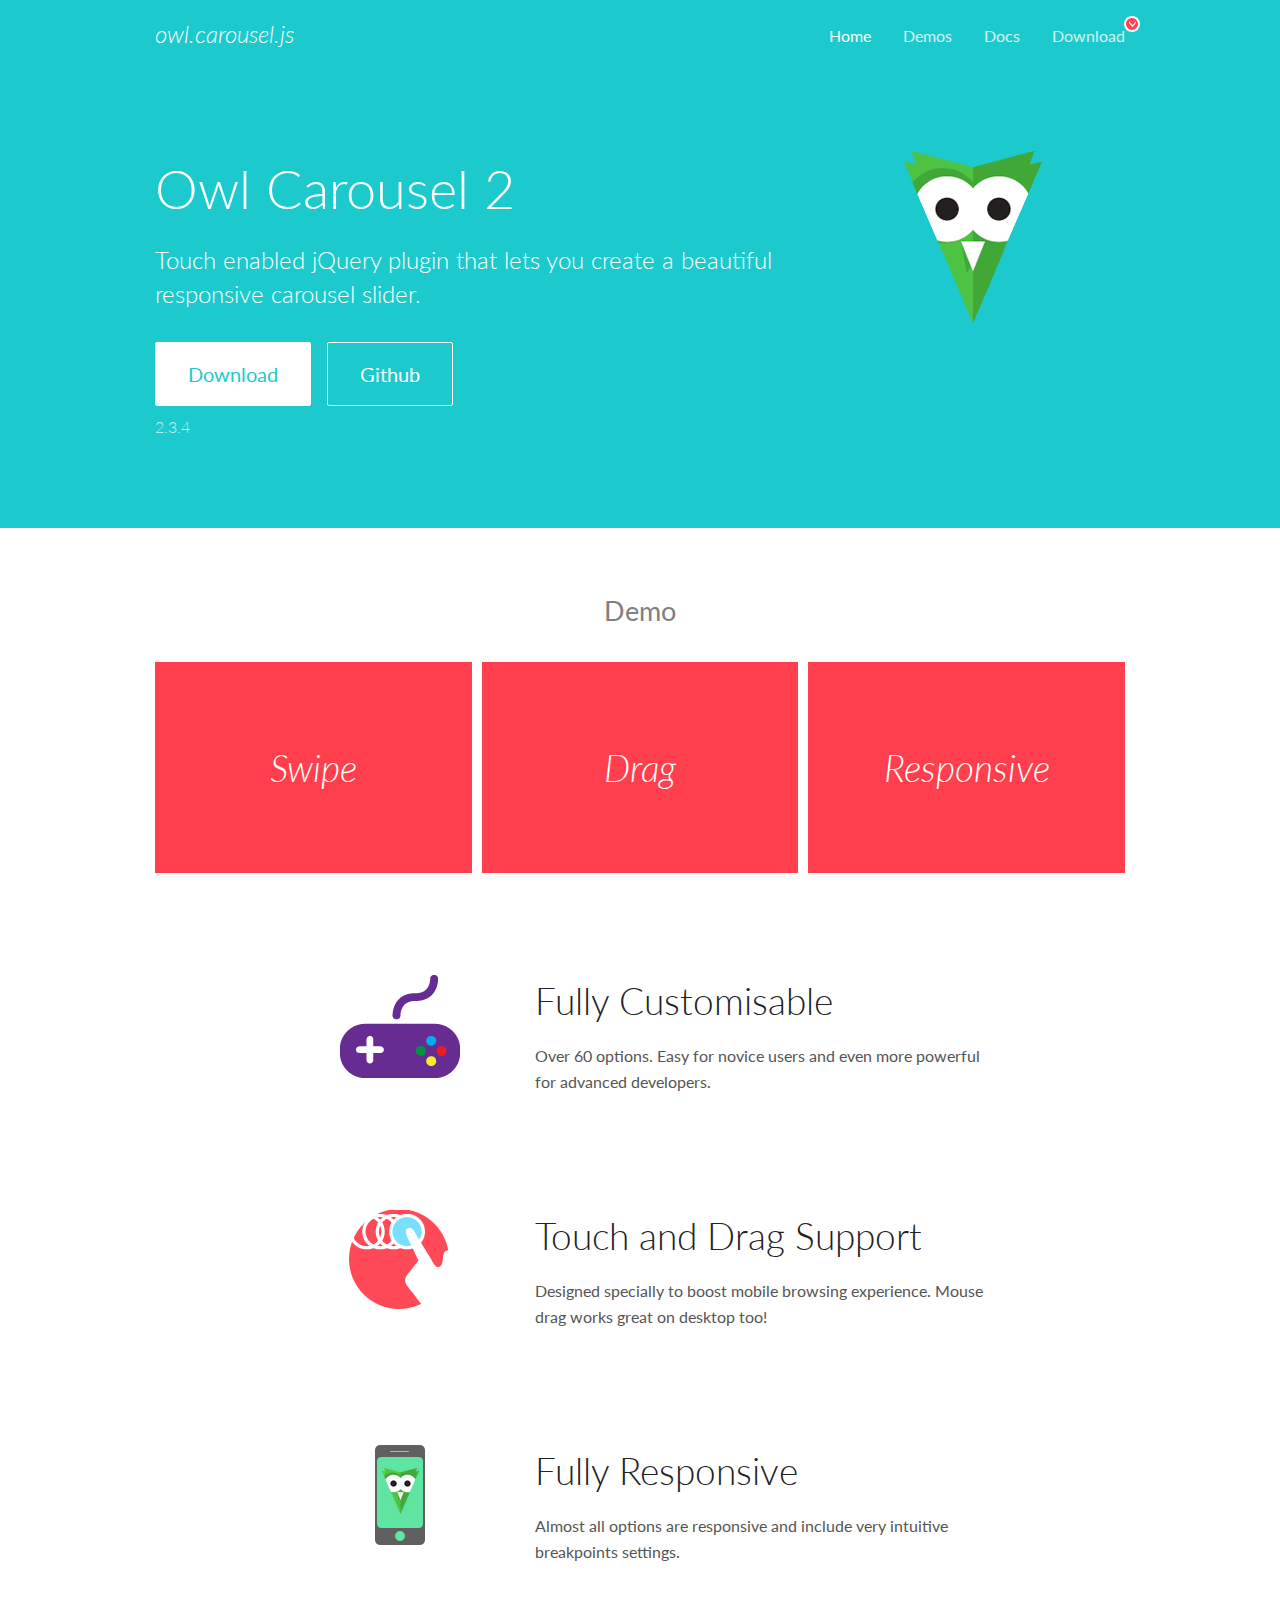
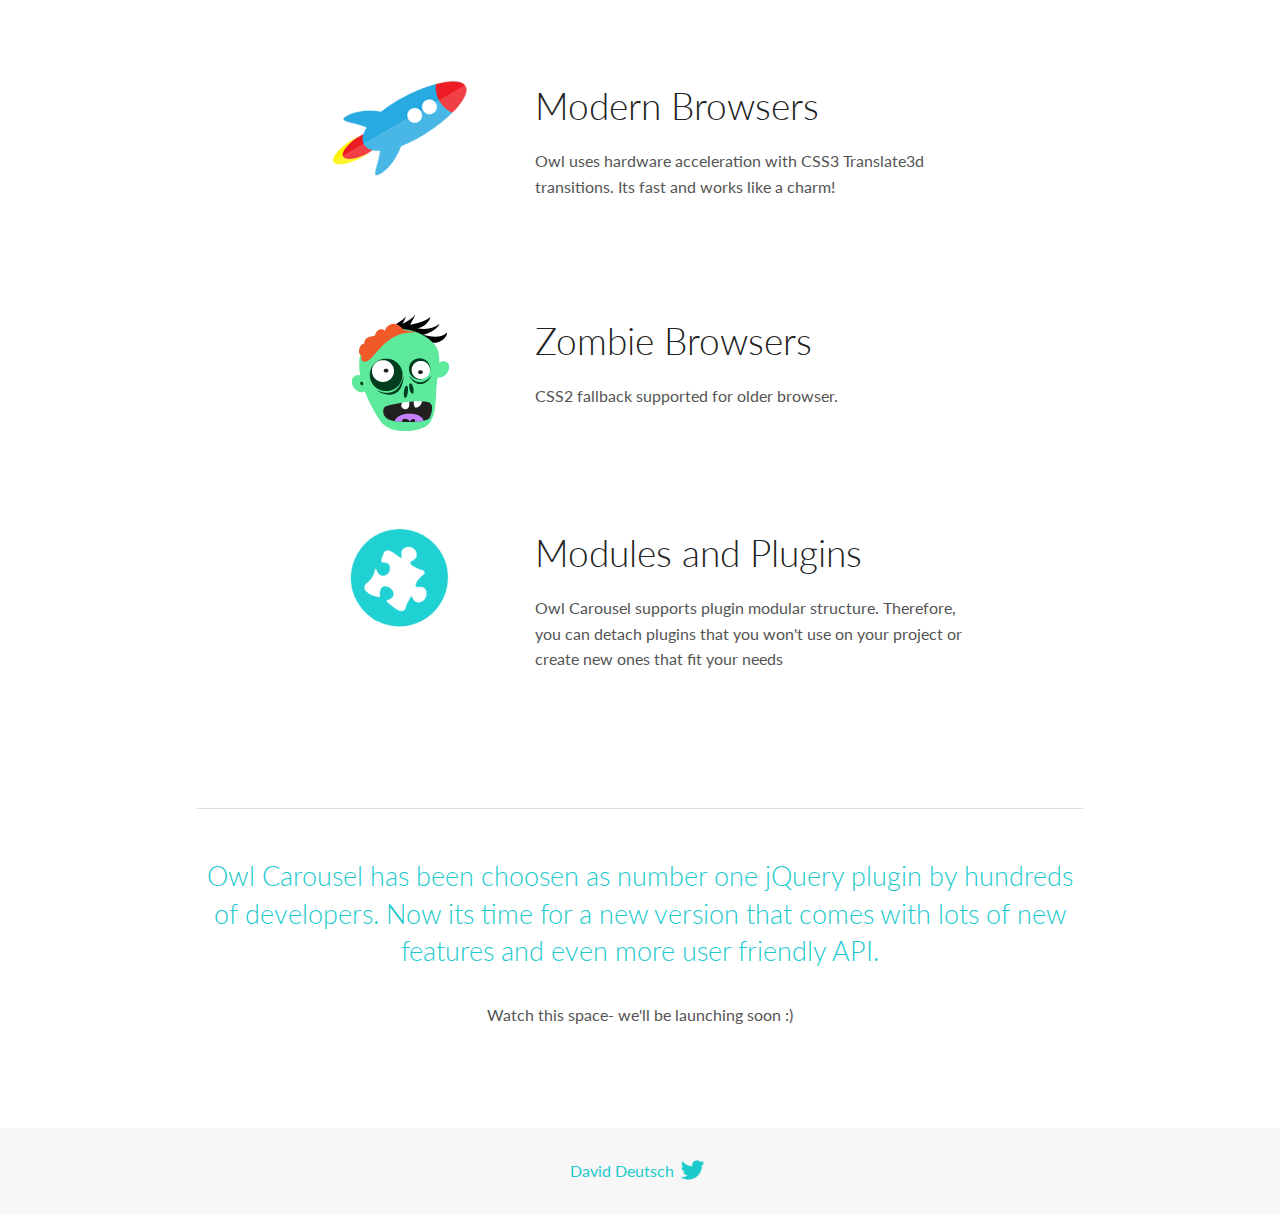
<file: assets/owl/docs/index.html>
<!DOCTYPE html>
<html lang="en">
  <head>

    <!-- head -->
    <meta charset="utf-8">
    <meta name="msapplication-tap-highlight" content="no" />
    <meta name="viewport" content="width=device-width, initial-scale=1.0" />
    <meta name="description" content="Touch enabled jQuery plugin that lets you create beautiful responsive carousel slider.">
    <meta name="author" content="David Deutsch">
    <title>
      Home | Owl Carousel | 2.3.4
    </title>

    <!-- Stylesheets -->
    <link href='https://fonts.googleapis.com/css?family=Lato:300,400,700,400italic,300italic' rel='stylesheet' type='text/css'>
    <link rel="stylesheet" href="assets/css/docs.theme.min.css">

    <!-- Owl Stylesheets -->
    <link rel="stylesheet" href="assets/owlcarousel/assets/owl.carousel.min.css">
    <link rel="stylesheet" href="assets/owlcarousel/assets/owl.theme.default.min.css">

    <!-- HTML5 shim and Respond.js IE8 support of HTML5 elements and media queries -->

    <!--[if lt IE 9]>
      <script src="https://oss.maxcdn.com/libs/html5shiv/3.7.0/html5shiv.js"></script>
      <script src="https://oss.maxcdn.com/libs/respond.js/1.3.0/respond.min.js"></script>
    <![endif]-->

    <!-- Favicons -->
    <link rel="apple-touch-icon-precomposed" sizes="144x144" href="assets/ico/apple-touch-icon-144-precomposed.png">
    <link rel="shortcut icon" href="assets/ico/favicon.png">
    <link rel="shortcut icon" href="favicon.ico">

    <!-- Yeah i know js should not be in header. Its required for demos.-->

    <!-- javascript -->
    <script src="assets/vendors/jquery.min.js"></script>
    <script src="assets/owlcarousel/owl.carousel.js"></script>
  </head>
  <body>

    <!-- header -->
    <header class="header">
      <div class="row">
        <div class="large-12 columns">
          <div class="brand left">
            <h3>
              <a href="/OwlCarousel2/">owl.carousel.js</a> 
            </h3>
          </div>
          <a id="toggle-nav" class="right">
            <span></span> <span></span> <span></span> 
          </a> 
          <div class="nav-bar">
            <ul class="clearfix">
              <li class="active">
                <a href="/OwlCarousel2/index.html">Home</a> 
              </li>
              <li> <a href="/OwlCarousel2/demos/demos.html">Demos</a>  </li>
              <li> <a href="/OwlCarousel2/docs/started-welcome.html">Docs</a>  </li>
              <li>
                <a href="https://github.com/OwlCarousel2/OwlCarousel2/archive/2.3.4.zip">Download</a> 
                <span class="download"></span> 
              </li>
            </ul>
          </div>
        </div>
      </div>
    </header>

    <!-- home panel -->
    <section id="hero">
      <div class="row">
        <div class="large-8 medium-8 columns">
          <h1>Owl Carousel 2</h1>
          <h4>Touch enabled jQuery plugin that lets you create a beautiful responsive carousel slider.</h4>
          <a href="https://github.com/OwlCarousel2/OwlCarousel2/archive/2.3.4.zip" class="hero-button">Download</a> 
          <a href="https://github.com/OwlCarousel2/OwlCarousel2" class="hero-button outline">Github</a> 
          <p>2.3.4</p>
        </div>
        <div class="large-4 medium-4 columns">
          <img class="owl-logo" src="assets/img/owl-logo.png" alt="mr. Owl">
        </div>
      </div>
    </section>

    <!-- body -->
    <div class="home-demo">
      <div class="row">
        <div class="large-12 columns">
          <h3>Demo</h3>
          <div class="owl-carousel">
            <div class="item">
              <h2>Swipe</h2>
            </div>
            <div class="item">
              <h2>Drag</h2>
            </div>
            <div class="item">
              <h2>Responsive</h2>
            </div>
            <div class="item">
              <h2>CSS3</h2>
            </div>
            <div class="item">
              <h2>Fast</h2>
            </div>
            <div class="item">
              <h2>Easy</h2>
            </div>
            <div class="item">
              <h2>Free</h2>
            </div>
            <div class="item">
              <h2>Upgradable</h2>
            </div>
            <div class="item">
              <h2>Tons of options</h2>
            </div>
            <div class="item">
              <h2>Infinity</h2>
            </div>
            <div class="item">
              <h2>Auto Width</h2>
            </div>
          </div>
        </div>
      </div>
    </div>
    <script>
      var owl = $('.owl-carousel');
      owl.owlCarousel({
        margin: 10,
        loop: true,
        responsive: {
          0: {
            items: 1
          },
          600: {
            items: 2
          },
          1000: {
            items: 3
          }
        }
      })
    </script>

    <!-- features -->
    <div id="features">
      <div class="row">
        <div class="small-12 medium-9 small-centered columns">
          <section class="row feature">
            <div class="medium-4 small-12 columns">
              <img src="assets/img/feature-options.png" alt="">
            </div>
            <div class="medium-8 small-12 columns">
              <h2>Fully Customisable</h2>
              <p>Over 60 options. Easy for novice users and even more powerful for advanced developers.</p>
            </div>
          </section>
          <section class="row feature">
            <div class="medium-4 small-12 columns">
              <img src="assets/img/feature-drag.png" alt="">
            </div>
            <div class="medium-8 small-12 columns">
              <h2>Touch and Drag Support</h2>
              <p>Designed specially to boost mobile browsing experience. Mouse drag works great on desktop too!</p>
            </div>
          </section>
          <section class="row feature">
            <div class="medium-4 small-12 columns">
              <img src="assets/img/feature-responsive.png" alt="">
            </div>
            <div class="medium-8 small-12 columns">
              <h2>Fully Responsive</h2>
              <p>Almost all options are responsive and include very intuitive breakpoints settings.</p>
            </div>
          </section>
          <section class="row feature">
            <div class="medium-4 small-12 columns">
              <img src="assets/img/feature-modern.png" alt="">
            </div>
            <div class="medium-8 small-12 columns">
              <h2>Modern Browsers</h2>
              <p>Owl uses hardware acceleration with CSS3 Translate3d transitions. Its fast and works like a charm! </p>
            </div>
          </section>
          <section class="row feature">
            <div class="medium-4 small-12 columns">
              <img src="assets/img/feature-zombie.png" alt="">
            </div>
            <div class="medium-8 small-12 columns">
              <h2>Zombie Browsers</h2>
              <p>CSS2 fallback supported for older browser.</p>
            </div>
          </section>
          <section class="row feature">
            <div class="medium-4 small-12 columns">
              <img src="assets/img/feature-module.png" alt="">
            </div>
            <div class="medium-8 small-12 columns">
              <h2>Modules and Plugins</h2>
              <p>Owl Carousel supports plugin modular structure. Therefore, you can detach plugins that you won&#x27;t use on your project or create new ones that fit your needs</p>
            </div>
          </section>
        </div>
      </div>
    </div>

    <!-- footer -->
    <section id="teaser-text">
      <div class="row">
        <div class="small-12 medium-11 small-centered columns">
          <hr>
          <h3 id="owl-carousel-has-been-choosen-as-number-one-jquery-plugin-by-hundreds-of-developers-now-its-time-for-a-new-version-that-comes-with-lots-of-new-features-and-even-more-user-friendly-api-">Owl Carousel has been choosen as number one jQuery plugin by hundreds of developers. Now its time for a new version that comes with lots of new features and even more user friendly API.</h3>
          <p>Watch this space- we&#39;ll be launching soon :)</p>
        </div>
      </div>
    </section>

    <!-- footer -->
    <footer class="footer">
      <div class="row">
        <div class="large-12 columns">
          <h5>
            <a href="/OwlCarousel2/docs/support-contact.html">David Deutsch</a> 
            <a id="custom-tweet-button" href="https://twitter.com/share?url=https://github.com/OwlCarousel2/OwlCarousel2&text=Owl Carousel - This is so awesome! " target="_blank"></a> 
          </h5>
        </div>
      </div>
    </footer>

    <!-- vendors -->
    <script src="assets/vendors/highlight.js"></script>
    <script src="assets/js/app.js"></script>
  </body>
</html>
</file>
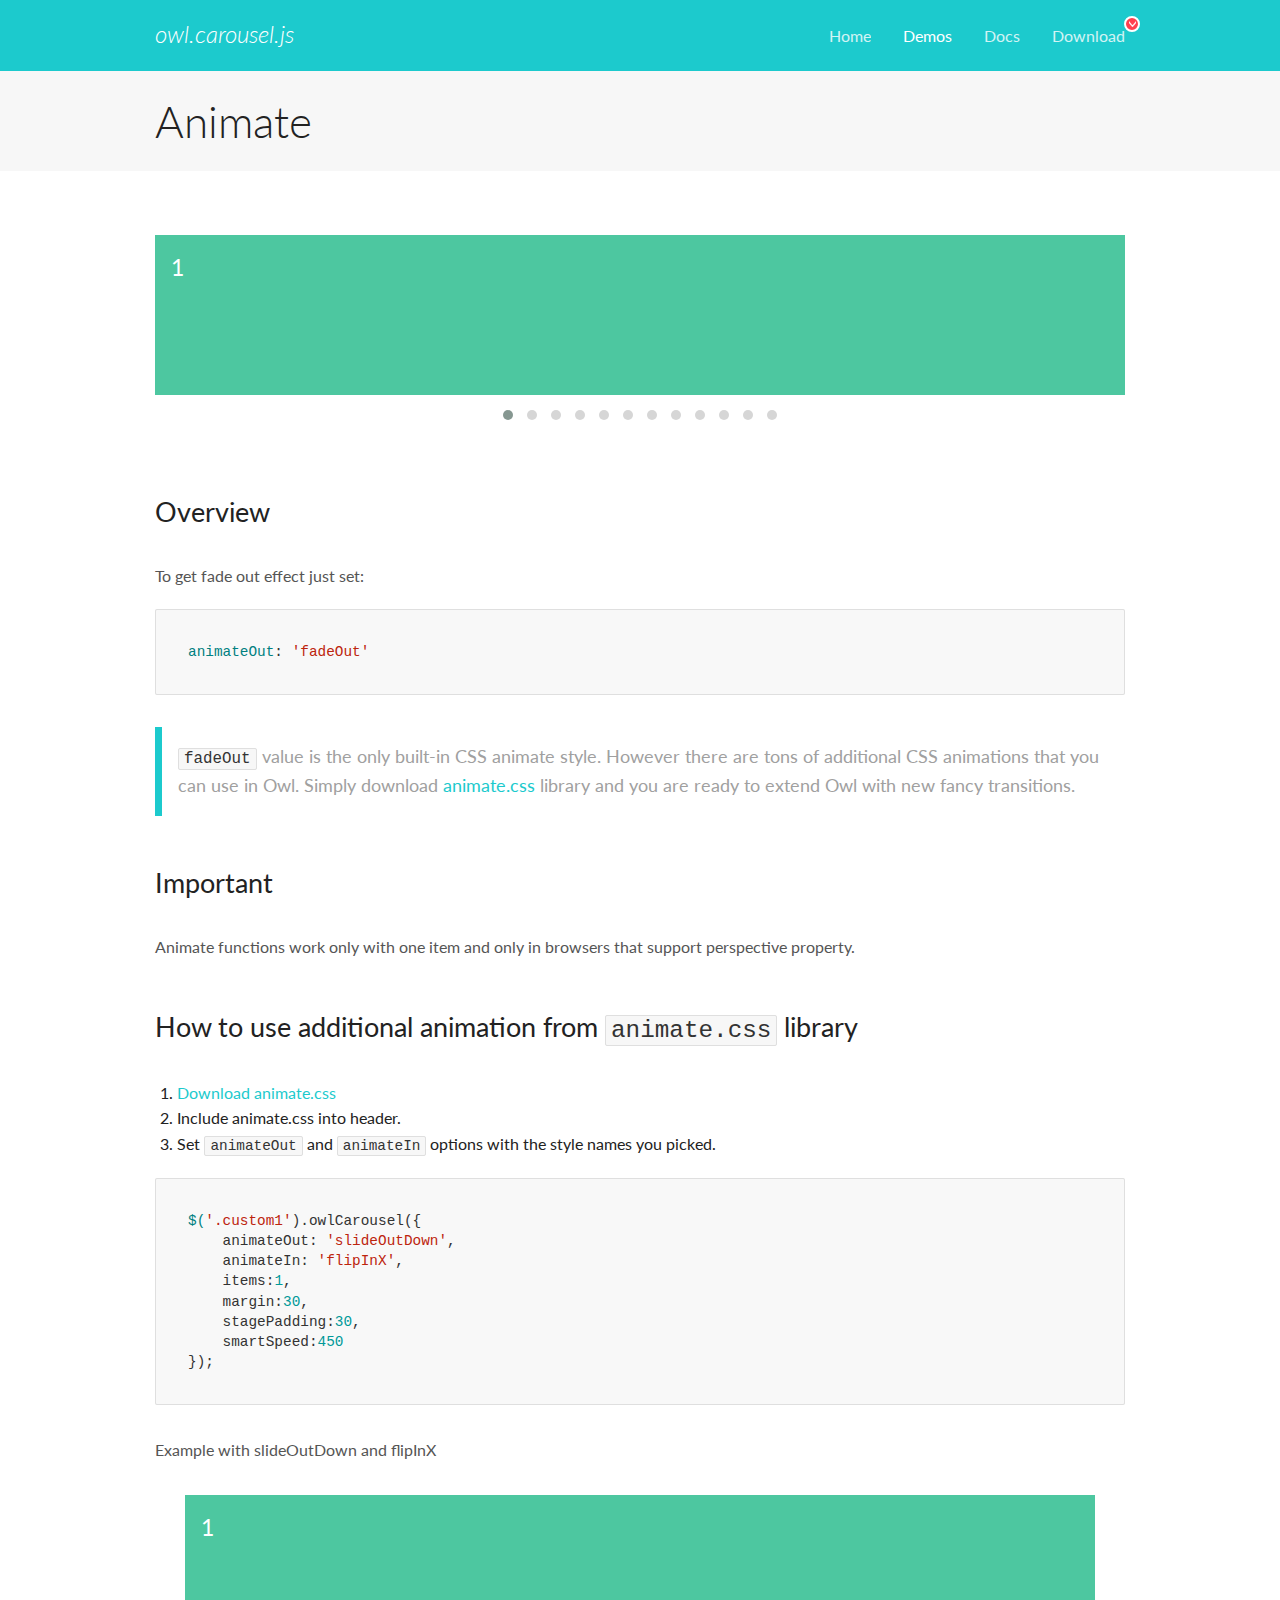
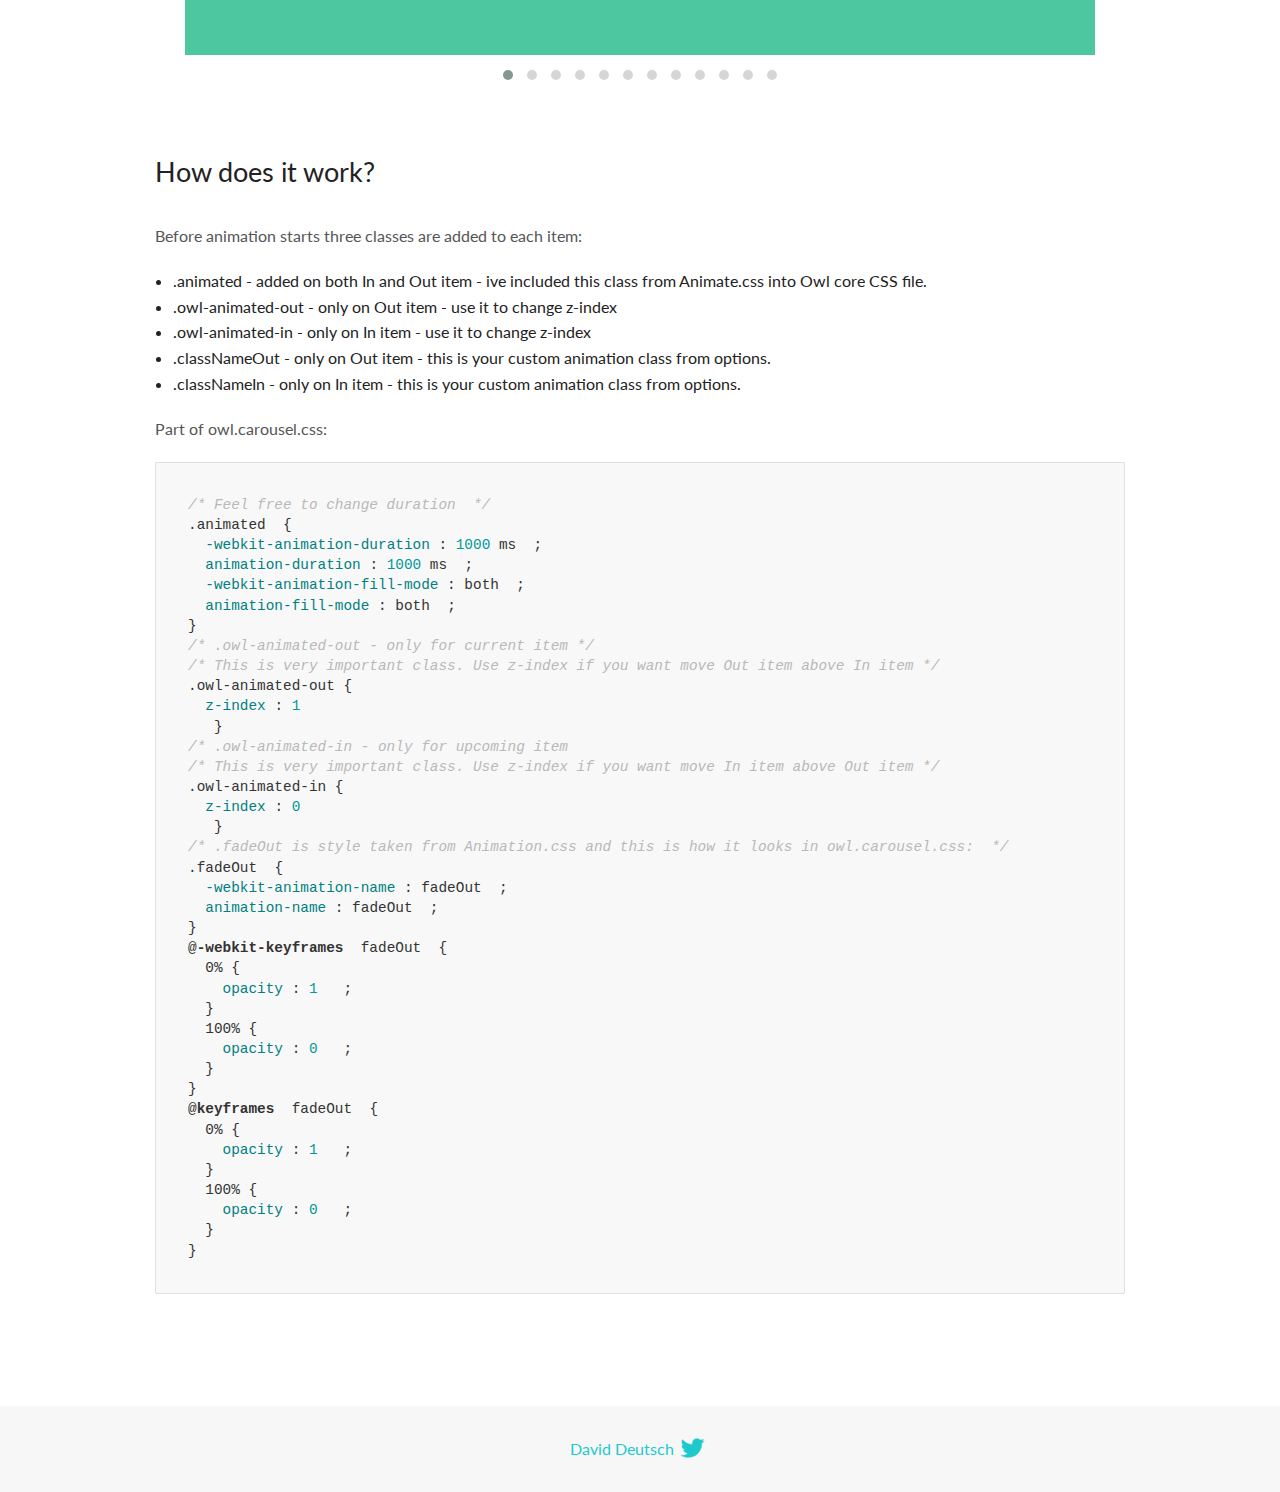
<file: assets/owl/docs/demos/animate.html>
<!DOCTYPE html>
<html lang="en">
  <head>

    <!-- head -->
    <meta charset="utf-8">
    <meta name="msapplication-tap-highlight" content="no" />
    <meta name="viewport" content="width=device-width, initial-scale=1.0" />
    <meta name="description" content="Animate carousel">
    <meta name="author" content="David Deutsch">
    <title>
      Animate Demo | Owl Carousel | 2.3.4
    </title>

    <!-- Stylesheets -->
    <link href='https://fonts.googleapis.com/css?family=Lato:300,400,700,400italic,300italic' rel='stylesheet' type='text/css'>
    <link rel="stylesheet" href="../assets/css/docs.theme.min.css">

    <!-- Owl Stylesheets -->
    <link rel="stylesheet" href="../assets/owlcarousel/assets/owl.carousel.min.css">
    <link rel="stylesheet" href="../assets/owlcarousel/assets/owl.theme.default.min.css">

    <!-- HTML5 shim and Respond.js IE8 support of HTML5 elements and media queries -->

    <!--[if lt IE 9]>
      <script src="https://oss.maxcdn.com/libs/html5shiv/3.7.0/html5shiv.js"></script>
      <script src="https://oss.maxcdn.com/libs/respond.js/1.3.0/respond.min.js"></script>
    <![endif]-->

    <!-- Favicons -->
    <link rel="apple-touch-icon-precomposed" sizes="144x144" href="../assets/ico/apple-touch-icon-144-precomposed.png">
    <link rel="shortcut icon" href="../assets/ico/favicon.png">
    <link rel="shortcut icon" href="favicon.ico">

    <!-- Yeah i know js should not be in header. Its required for demos.-->

    <!-- javascript -->
    <script src="../assets/vendors/jquery.min.js"></script>
    <script src="../assets/owlcarousel/owl.carousel.js"></script>
  </head>
  <body>

    <!-- header -->
    <header class="header">
      <div class="row">
        <div class="large-12 columns">
          <div class="brand left">
            <h3>
              <a href="/OwlCarousel2/">owl.carousel.js</a> 
            </h3>
          </div>
          <a id="toggle-nav" class="right">
            <span></span> <span></span> <span></span> 
          </a> 
          <div class="nav-bar">
            <ul class="clearfix">
              <li> <a href="/OwlCarousel2/index.html">Home</a>  </li>
              <li class="active">
                <a href="/OwlCarousel2/demos/demos.html">Demos</a> 
              </li>
              <li> <a href="/OwlCarousel2/docs/started-welcome.html">Docs</a>  </li>
              <li>
                <a href="https://github.com/OwlCarousel2/OwlCarousel2/archive/2.3.4.zip">Download</a> 
                <span class="download"></span> 
              </li>
            </ul>
          </div>
        </div>
      </div>
    </header>

    <!-- title -->
    <section class="title">
      <div class="row">
        <div class="large-12 columns">
          <h1>Animate</h1>
        </div>
      </div>
    </section>

    <!--  Demos -->
    <section id="demos">
      <div class="row">
        <div class="large-12 columns">
          <div class="fadeOut owl-carousel owl-theme">
            <div class="item">
              <h4>1</h4>
            </div>
            <div class="item">
              <h4>2</h4>
            </div>
            <div class="item">
              <h4>3</h4>
            </div>
            <div class="item">
              <h4>4</h4>
            </div>
            <div class="item">
              <h4>5</h4>
            </div>
            <div class="item">
              <h4>6</h4>
            </div>
            <div class="item">
              <h4>7</h4>
            </div>
            <div class="item">
              <h4>8</h4>
            </div>
            <div class="item">
              <h4>9</h4>
            </div>
            <div class="item">
              <h4>10</h4>
            </div>
            <div class="item">
              <h4>11</h4>
            </div>
            <div class="item">
              <h4>12</h4>
            </div>
          </div>
          <h3 id="overview">Overview</h3>
          <p>To get fade out effect just set:</p>
          <pre><code>animateOut: &#39;fadeOut&#39;</code></pre>
          <blockquote>
            <p><code>fadeOut</code> value is the only built-in CSS animate style. However there are tons of additional CSS animations that you can use in Owl. Simply download
              <a href="https://daneden.github.io/animate.css/">animate.css</a>  library and you are ready to extend Owl with new fancy transitions.</p>
          </blockquote>
          <h3 id="important">Important</h3>
          <p>Animate functions work only with one item and only in browsers that support perspective property.</p>
          <h3 id="how-to-use-additional-animation-from-animate-css-library">How to use additional animation from <code>animate.css</code> library</h3>
          <ol>
            <li> <a href="https://daneden.github.io/animate.css/">Download animate.css</a>  </li>
            <li>Include animate.css into header.</li>
            <li>Set <code>animateOut</code> and <code>animateIn</code> options with the style names you picked.</li>
          </ol>
          <pre><code>$(&#39;.custom1&#39;).owlCarousel({
    animateOut: &#39;slideOutDown&#39;,
    animateIn: &#39;flipInX&#39;,
    items:1,
    margin:30,
    stagePadding:30,
    smartSpeed:450
});</code></pre>
          <p>Example with slideOutDown and flipInX</p>
          <div class="custom1 owl-carousel owl-theme">
            <div class="item">
              <h4>1</h4>
            </div>
            <div class="item">
              <h4>2</h4>
            </div>
            <div class="item">
              <h4>3</h4>
            </div>
            <div class="item">
              <h4>4</h4>
            </div>
            <div class="item">
              <h4>5</h4>
            </div>
            <div class="item">
              <h4>6</h4>
            </div>
            <div class="item">
              <h4>7</h4>
            </div>
            <div class="item">
              <h4>8</h4>
            </div>
            <div class="item">
              <h4>9</h4>
            </div>
            <div class="item">
              <h4>10</h4>
            </div>
            <div class="item">
              <h4>11</h4>
            </div>
            <div class="item">
              <h4>12</h4>
            </div>
          </div>
          <h3 id="how-does-it-work-">How does it work?</h3>
          <p>Before animation starts three classes are added to each item:</p>
          <ul>
            <li>.animated - added on both In and Out item - ive included this class from Animate.css into Owl core CSS file.</li>
            <li>.owl-animated-out - only on Out item - use it to change z-index</li>
            <li>.owl-animated-in - only on In item - use it to change z-index</li>
            <li>.classNameOut - only on Out item - this is your custom animation class from options.</li>
            <li>.classNameIn - only on In item - this is your custom animation class from options.</li>
          </ul>
          <p>Part of owl.carousel.css:</p>
          <pre><code class="language-css"><span class="comment">/* Feel free to change duration  */</span> 
<span class="class">.animated</span>  <span class="rules">{
  <span class="rule"><span class="attribute">-webkit-animation-duration</span> :<span class="value"> <span class="number">1000</span> ms</span> </span> ;
  <span class="rule"><span class="attribute">animation-duration</span> :<span class="value"> <span class="number">1000</span> ms</span> </span> ;
  <span class="rule"><span class="attribute">-webkit-animation-fill-mode</span> :<span class="value"> both</span> </span> ;
  <span class="rule"><span class="attribute">animation-fill-mode</span> :<span class="value"> both</span> </span> ;
<span class="rule">}</span> </span> 
<span class="comment">/* .owl-animated-out - only for current item */</span> 
<span class="comment">/* This is very important class. Use z-index if you want move Out item above In item */</span> 
<span class="class">.owl-animated-out</span> <span class="rules">{
  <span class="rule"><span class="attribute">z-index</span> :<span class="value"> <span class="number">1</span> 
</span> </span> </span> }
<span class="comment">/* .owl-animated-in - only for upcoming item
/* This is very important class. Use z-index if you want move In item above Out item */</span> 
<span class="class">.owl-animated-in</span> <span class="rules">{
  <span class="rule"><span class="attribute">z-index</span> :<span class="value"> <span class="number">0</span> 
</span> </span> </span> }
<span class="comment">/* .fadeOut is style taken from Animation.css and this is how it looks in owl.carousel.css:  */</span> 
<span class="class">.fadeOut</span>  <span class="rules">{
  <span class="rule"><span class="attribute">-webkit-animation-name</span> :<span class="value"> fadeOut</span> </span> ;
  <span class="rule"><span class="attribute">animation-name</span> :<span class="value"> fadeOut</span> </span> ;
<span class="rule">}</span> </span> 
<span class="at_rule">@<span class="keyword">-webkit-keyframes</span>  fadeOut </span> {
  0% <span class="rules">{
    <span class="rule"><span class="attribute">opacity</span> :<span class="value"> <span class="number">1</span> </span> </span> ;
  <span class="rule">}</span> </span> 
  100% <span class="rules">{
    <span class="rule"><span class="attribute">opacity</span> :<span class="value"> <span class="number">0</span> </span> </span> ;
  <span class="rule">}</span> </span> 
}
<span class="at_rule">@<span class="keyword">keyframes</span>  fadeOut </span> {
  0% <span class="rules">{
    <span class="rule"><span class="attribute">opacity</span> :<span class="value"> <span class="number">1</span> </span> </span> ;
  <span class="rule">}</span> </span> 
  100% <span class="rules">{
    <span class="rule"><span class="attribute">opacity</span> :<span class="value"> <span class="number">0</span> </span> </span> ;
  <span class="rule">}</span> </span> 
}</code></pre>
          <link rel="stylesheet" href="../assets/css/animate.css">
          <script>
            jQuery(document).ready(function($) {
              $('.fadeOut').owlCarousel({
                items: 1,
                animateOut: 'fadeOut',
                loop: true,
                margin: 10,
              });
              $('.custom1').owlCarousel({
                animateOut: 'slideOutDown',
                animateIn: 'flipInX',
                items: 1,
                margin: 30,
                stagePadding: 30,
                smartSpeed: 450
              });
            });
          </script>
        </div>
      </div>
    </section>

    <!-- footer -->
    <footer class="footer">
      <div class="row">
        <div class="large-12 columns">
          <h5>
            <a href="/OwlCarousel2/docs/support-contact.html">David Deutsch</a> 
            <a id="custom-tweet-button" href="https://twitter.com/share?url=https://github.com/OwlCarousel2/OwlCarousel2&text=Owl Carousel - This is so awesome! " target="_blank"></a> 
          </h5>
        </div>
      </div>
    </footer>

    <!-- vendors -->
    <script src="../assets/vendors/highlight.js"></script>
    <script src="../assets/js/app.js"></script>
  </body>
</html>
</file>
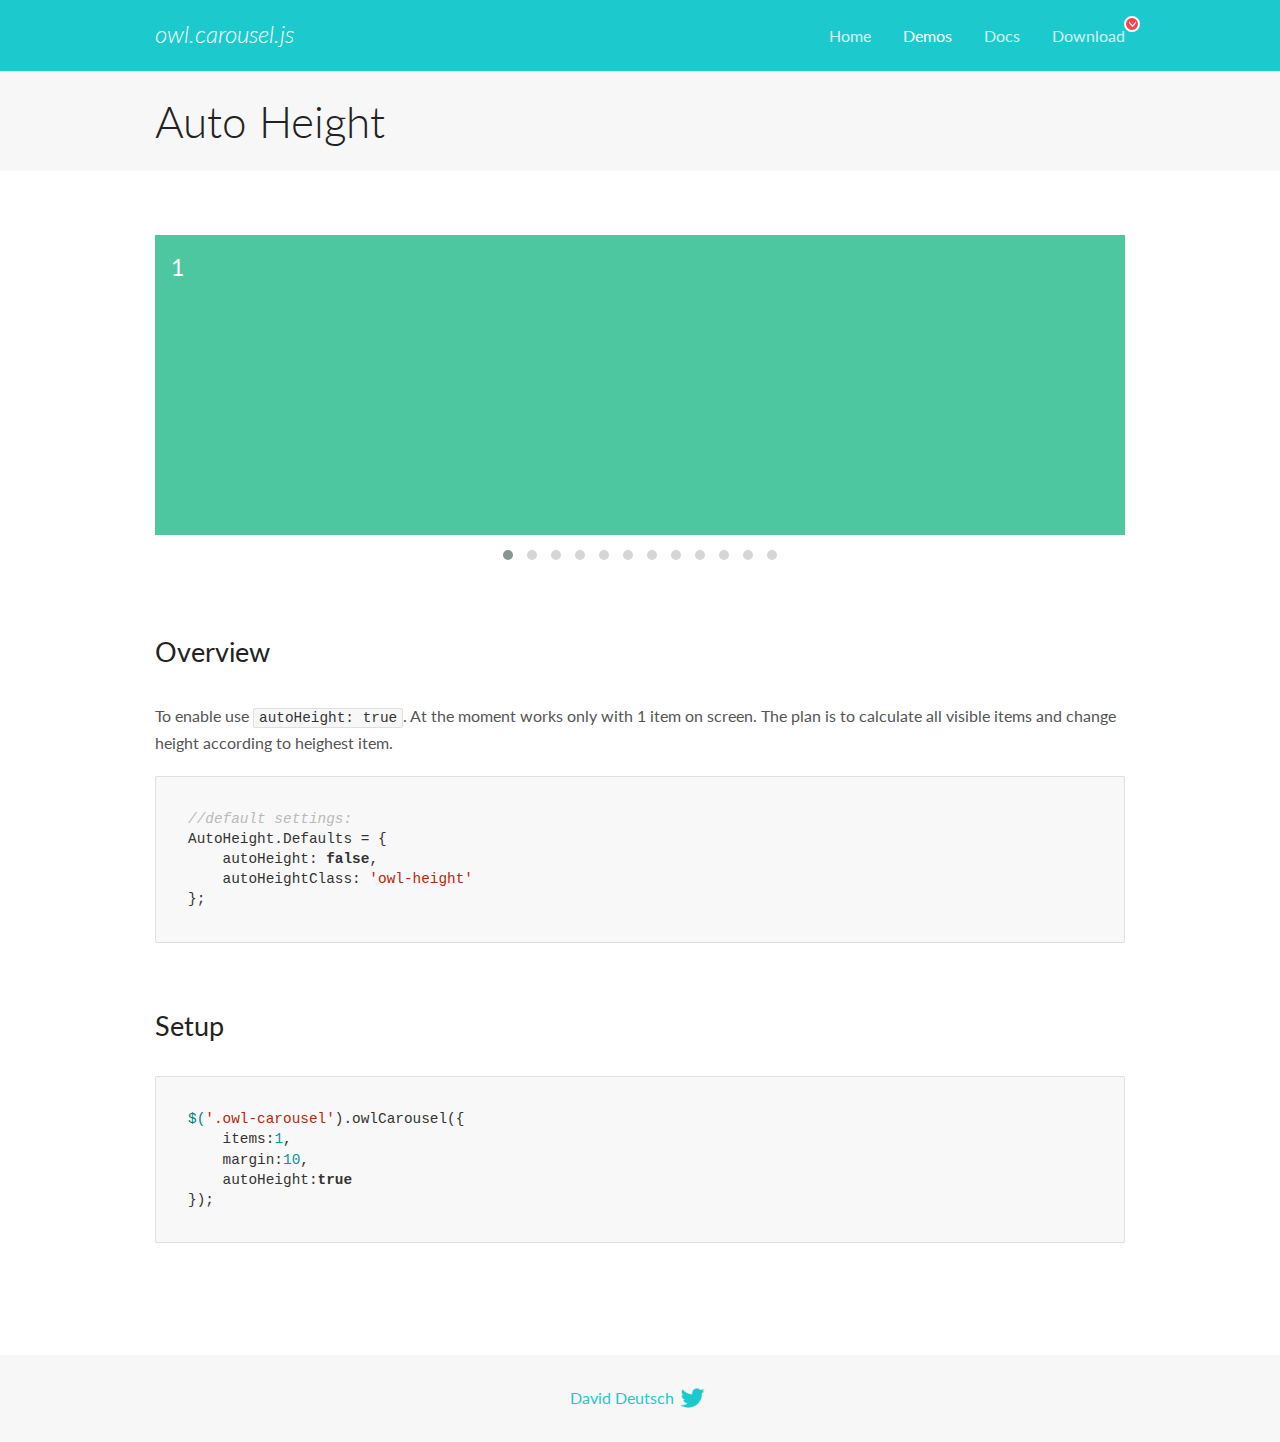
<file: assets/owl/docs/demos/autoheight.html>
<!DOCTYPE html>
<html lang="en">
  <head>

    <!-- head -->
    <meta charset="utf-8">
    <meta name="msapplication-tap-highlight" content="no" />
    <meta name="viewport" content="width=device-width, initial-scale=1.0" />
    <meta name="description" content="autoHeight usage demo">
    <meta name="author" content="David Deutsch">
    <title>
      Auto Height Demo | Owl Carousel | 2.3.4
    </title>

    <!-- Stylesheets -->
    <link href='https://fonts.googleapis.com/css?family=Lato:300,400,700,400italic,300italic' rel='stylesheet' type='text/css'>
    <link rel="stylesheet" href="../assets/css/docs.theme.min.css">

    <!-- Owl Stylesheets -->
    <link rel="stylesheet" href="../assets/owlcarousel/assets/owl.carousel.min.css">
    <link rel="stylesheet" href="../assets/owlcarousel/assets/owl.theme.default.min.css">

    <!-- HTML5 shim and Respond.js IE8 support of HTML5 elements and media queries -->

    <!--[if lt IE 9]>
      <script src="https://oss.maxcdn.com/libs/html5shiv/3.7.0/html5shiv.js"></script>
      <script src="https://oss.maxcdn.com/libs/respond.js/1.3.0/respond.min.js"></script>
    <![endif]-->

    <!-- Favicons -->
    <link rel="apple-touch-icon-precomposed" sizes="144x144" href="../assets/ico/apple-touch-icon-144-precomposed.png">
    <link rel="shortcut icon" href="../assets/ico/favicon.png">
    <link rel="shortcut icon" href="favicon.ico">

    <!-- Yeah i know js should not be in header. Its required for demos.-->

    <!-- javascript -->
    <script src="../assets/vendors/jquery.min.js"></script>
    <script src="../assets/owlcarousel/owl.carousel.js"></script>
  </head>
  <body>

    <!-- header -->
    <header class="header">
      <div class="row">
        <div class="large-12 columns">
          <div class="brand left">
            <h3>
              <a href="/OwlCarousel2/">owl.carousel.js</a> 
            </h3>
          </div>
          <a id="toggle-nav" class="right">
            <span></span> <span></span> <span></span> 
          </a> 
          <div class="nav-bar">
            <ul class="clearfix">
              <li> <a href="/OwlCarousel2/index.html">Home</a>  </li>
              <li class="active">
                <a href="/OwlCarousel2/demos/demos.html">Demos</a> 
              </li>
              <li> <a href="/OwlCarousel2/docs/started-welcome.html">Docs</a>  </li>
              <li>
                <a href="https://github.com/OwlCarousel2/OwlCarousel2/archive/2.3.4.zip">Download</a> 
                <span class="download"></span> 
              </li>
            </ul>
          </div>
        </div>
      </div>
    </header>

    <!-- title -->
    <section class="title">
      <div class="row">
        <div class="large-12 columns">
          <h1>Auto Height</h1>
        </div>
      </div>
    </section>

    <!--  Demos -->
    <section id="demos">
      <div class="row">
        <div class="large-12 columns">
          <div class="owl-carousel owl-theme">
            <div class="item" style="height:300px">
              <h4>1</h4>
            </div>
            <div class="item" style="height:100px">
              <h4>2</h4>
            </div>
            <div class="item" style="height:500px">
              <h4>3</h4>
            </div>
            <div class="item" style="height:250px">
              <h4>4</h4>
            </div>
            <div class="item" style="height:400px">
              <h4>5</h4>
            </div>
            <div class="item" style="height:500px">
              <h4>6</h4>
            </div>
            <div class="item" style="height:600px">
              <h4>7</h4>
            </div>
            <div class="item" style="height:400px">
              <h4>8</h4>
            </div>
            <div class="item" style="height:300px">
              <h4>9</h4>
            </div>
            <div class="item" style="height:350px">
              <h4>10</h4>
            </div>
            <div class="item" style="height:200px">
              <h4>11</h4>
            </div>
            <div class="item" style="height:150px">
              <h4>12</h4>
            </div>
          </div>
          <h3 id="overview">Overview</h3>
          <p>To enable use <code>autoHeight: true</code>. At the moment works only with 1 item on screen. The plan is to calculate all visible items and change height according to heighest item.</p>
          <pre><code>//default settings:
AutoHeight.Defaults = {
    autoHeight: false,
    autoHeightClass: &#39;owl-height&#39;
};</code></pre>
          <h3 id="setup">Setup</h3>
          <pre><code>$(&#39;.owl-carousel&#39;).owlCarousel({
    items:1,
    margin:10,
    autoHeight:true
});</code></pre>
          <script>
            $(document).ready(function() {
              $('.owl-carousel').owlCarousel({
                items: 1,
                margin: 10,
                autoHeight: true
              });
            })
          </script>
        </div>
      </div>
    </section>

    <!-- footer -->
    <footer class="footer">
      <div class="row">
        <div class="large-12 columns">
          <h5>
            <a href="/OwlCarousel2/docs/support-contact.html">David Deutsch</a> 
            <a id="custom-tweet-button" href="https://twitter.com/share?url=https://github.com/OwlCarousel2/OwlCarousel2&text=Owl Carousel - This is so awesome! " target="_blank"></a> 
          </h5>
        </div>
      </div>
    </footer>

    <!-- vendors -->
    <script src="../assets/vendors/highlight.js"></script>
    <script src="../assets/js/app.js"></script>
  </body>
</html>
</file>
